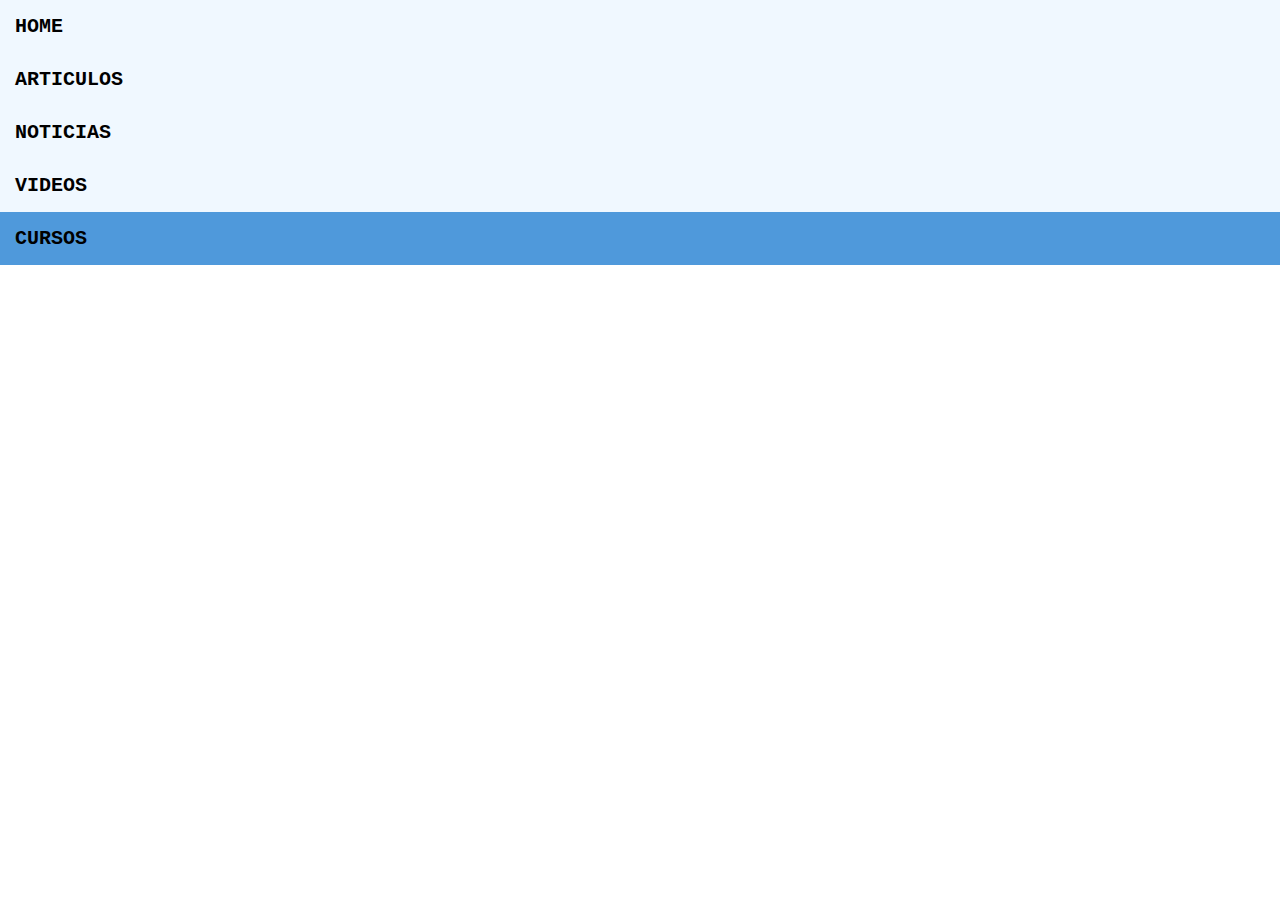
<file: 01-PROYECTO/index.html>
<!--
    CREAR ESTRUCTURA HTML Y AÑADIR ENCABEZADO
-->
<!DOCTYPE html>
<html lang="es">
  <head>
    <meta charset="UTF-8" />
    <meta name="viewport" content="width=device-width, initial-scale=1.0" />
    <link rel="stylesheet" href="/01-PROYECTO/estilos.css">
    <title>Document</title>
  </head>
  <body>
    <main>
      <nav class="navegacion">
        <ul class="menu">
            <li>HOME</li>
            <li>ARTICULOS</li>
            <li>NOTICIAS</li>
            <li>VIDEOS</li>
            <li>CURSOS</li>
        </ul>
      </nav>
    </main>
  </body>
</html>
</file>
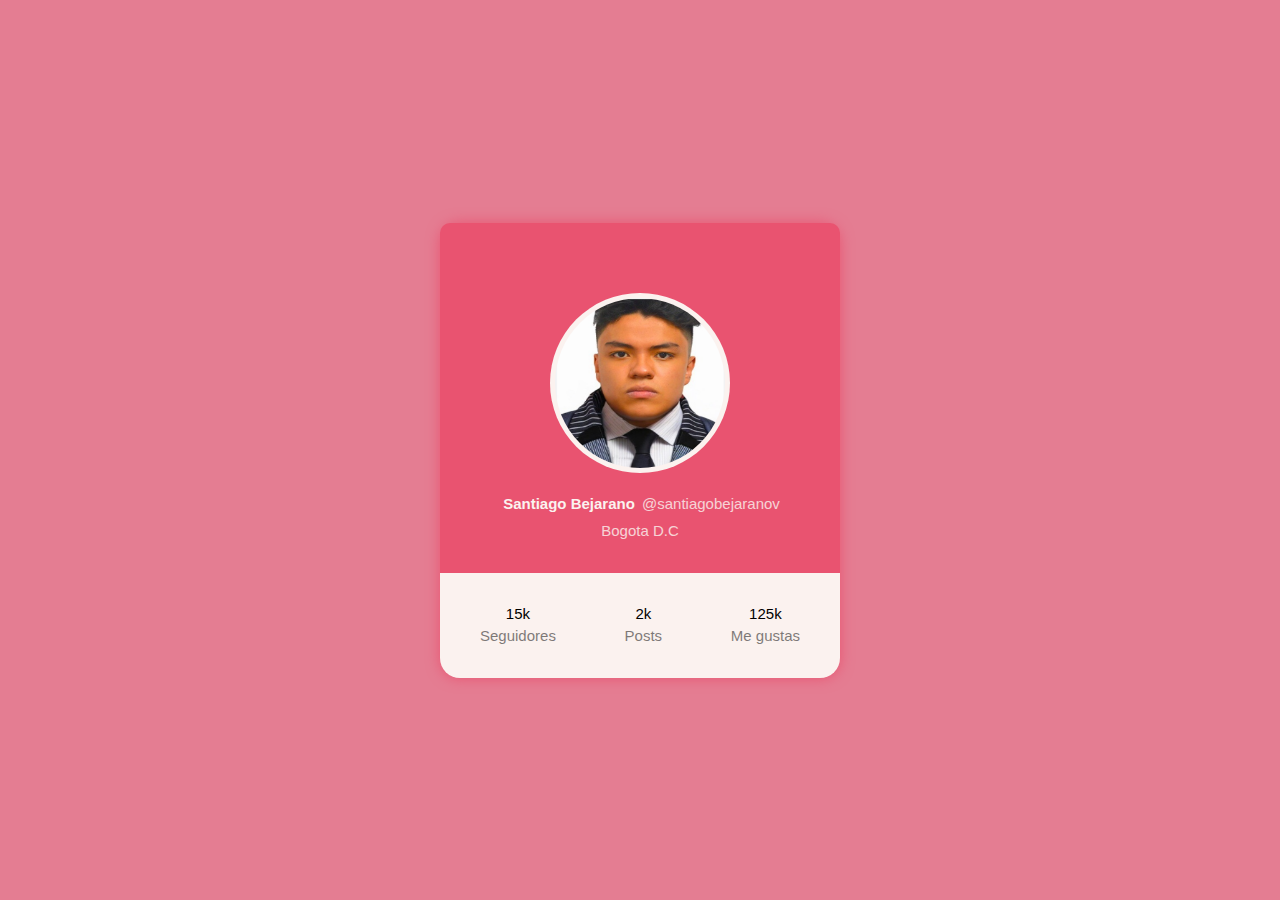
<file: 02-PROYECTO/index.html>
<!DOCTYPE html>
<html lang="es">
  <head>
    <meta charset="UTF-8" />
    <meta name="viewport" content="width=device-width, initial-scale=1.0" />
    <link rel="stylesheet" href="/02-PROYECTO/estilo.css" />
    <link rel="stylesheet" href="../Assets/reset.css" />
    <title>Proyecto 2</title>
  </head>
  <body>
    <div class="layout">
      <main class="layout__main">
        <div class="main__user">
          <figure class="user__container-img">
            <img
              src="/02-PROYECTO/assets/img/image.png"
              alt="Foto de perfil de Santiago Bejarano"
              class="user__img"
            />
          </figure>
          <div class="user__content">
            <span class="user__name">Santiago Bejarano</span>
            <span class="user__nick">@santiagobejaranov</span>
          </div>
          <p class="user__city">Bogota D.C</p>
        </div>
        <div class="main__follows">
          <div class="follows__follow">
            <p class="follow__number">15k</p>
            <p class="follow__subtitle">Seguidores</p>
          </div>
          
          <div class="follows__follow">
            <p class="follow__number">2k</p>
            <p class="follow__subtitle">Posts</p>
          </div>
          <div class="follows__follow">
            <p class="follow__number">125k</p>
            <p class="follow__subtitle">Me gustas</p>
          </div>
        </div>
      </main>
    </div>
  </body>
</html>
</file>
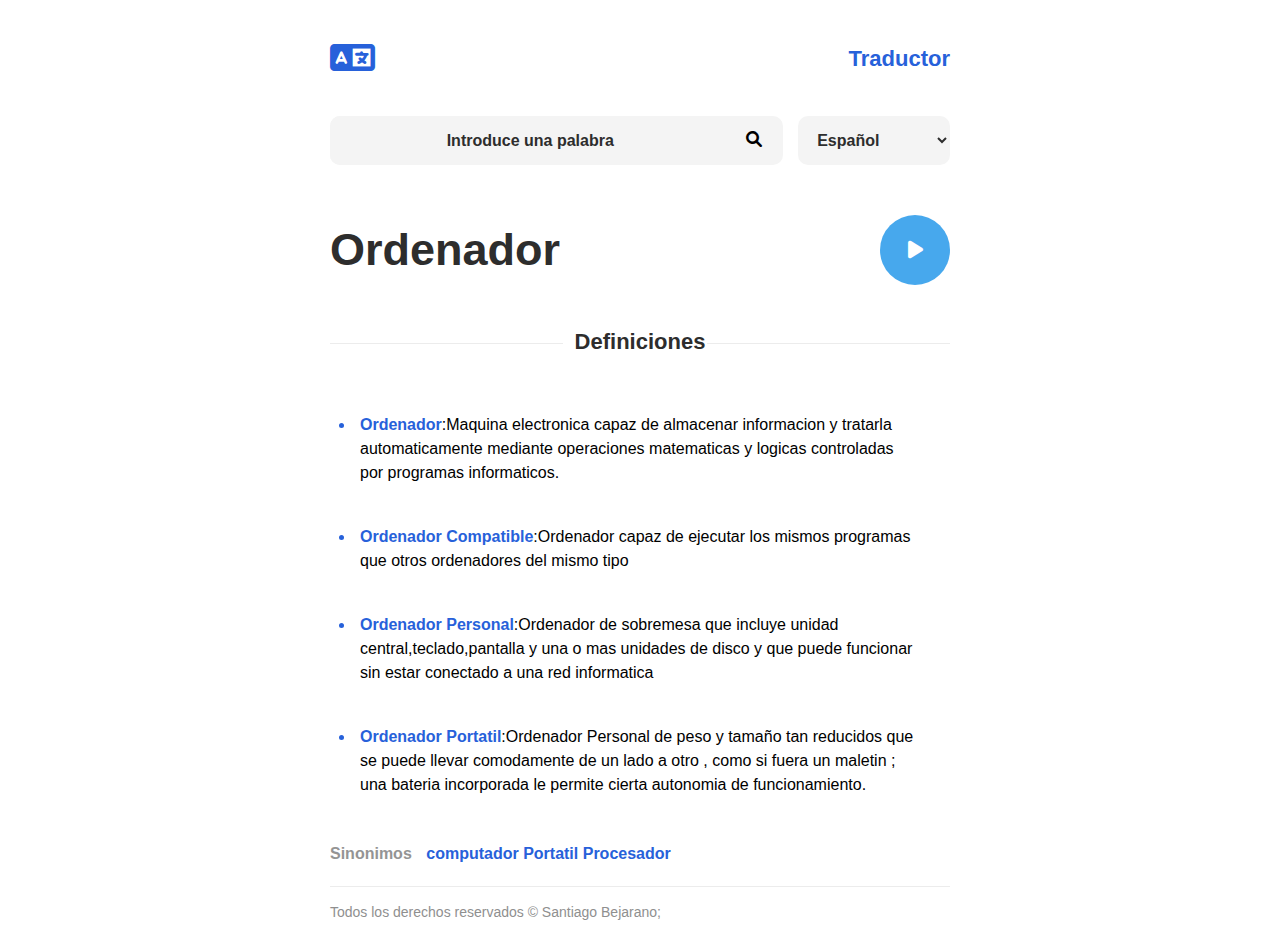
<file: 03-PROYECTO/index.html>
<!DOCTYPE html>
<html lang="en">
    <head>
    <meta charset="UTF-8" />
    <meta name="viewport" content="width=device-width, initial-scale=1.0" />
    <link rel="stylesheet" href="../Assets/reset.css" />
    <link rel="stylesheet" href="./estilo.css" />
    <link
        rel="stylesheet"
        href="../Assets/fontawesome-free-6.1.2-web/css/all.min.css"
    />
    <title>Document</title>
    </head>
    <body>
        <div class="layout">
            <header class="layout__header">
                <div class="header__top">
                    <i class="fa-solid fa-language header__top--icon"></i>
                    <h3 class="header__title">Traductor</h3>
                </div>
                <div class="header__bottom">
                    <form action="" class="header__search">
                        <div class="search__control">
                            <input
                                type="search"
                                name=""
                                class="search__input"
                                placeholder="Introduce una palabra"
                                id=""
                            />
                            <i class="fa-solid fa-magnifying-glass"></i>
                        </div>
                        <select name="lenguages" class="search__select" >
                            <option class="search__option" value="esp" selected>Español</option>
                            <option class="search__option" value="ing" >Ingles</option>
                            <option class="search__option" value="ger" >Aleman</option>
                            <option class="search__option" value="fr" >Frances</option>
                        </select>
                    </form>
                </div>
            </header>

            <main class="layout__word">
                <h1 class="word__title">Ordenador</h1>
                <a href="" class="word__btn">
                    <i class="fa-solid fa-play"></i>
                </a>

            </main>

            <section class="layout__definitions">
                <h3 class="definitions__title">
                    <span>Definiciones</span>
                </h3>
                <ul class="definitions__list">
                    <li class="list__item">
                        <p class="list__definition">
                            <b>Ordenador</b>:Maquina electronica capaz de almacenar informacion y tratarla automaticamente mediante
                            operaciones matematicas y logicas controladas por programas informaticos.
                        </p>
                    </li>
                    <li class="list__item">
                        <p class="list__definition">
                            <b>Ordenador Compatible</b>:Ordenador capaz de ejecutar los mismos programas que otros ordenadores del 
                            mismo tipo
                        </p>
                    </li>
                    <li class="list__item">
                        <p class="list__definition">
                            <b>Ordenador Personal</b>:Ordenador de sobremesa que incluye unidad central,teclado,pantalla y una o mas 
                            unidades de disco y que puede funcionar sin estar conectado a una red informatica
                        </p>
                    </li>
                    <li class="list__item">
                        <p class="list__definition">
                            <b>Ordenador Portatil</b>:Ordenador Personal de peso y tamaño tan reducidos que se puede llevar comodamente 
                            de un lado a otro , como si fuera un maletin ; una bateria incorporada le permite cierta autonomia de funcionamiento.
                        </p>
                    </li>
                </ul>

                <article class="definitions__syn">
                    <h4 class="syn__title">Sinonimos</h4>
                    <span class="syn__item">computador</span>
                    <span class="syn__item">Portatil</span>
                    <span class="syn__item">Procesador</span>
                </article>
            </section>

            <footer class="layout__footer">
                <p class="footer__text">
                    Todos los derechos reservados &copy Santiago Bejarano;
                </p>
            </footer>
        </div>
    </body>
</html>
</file>
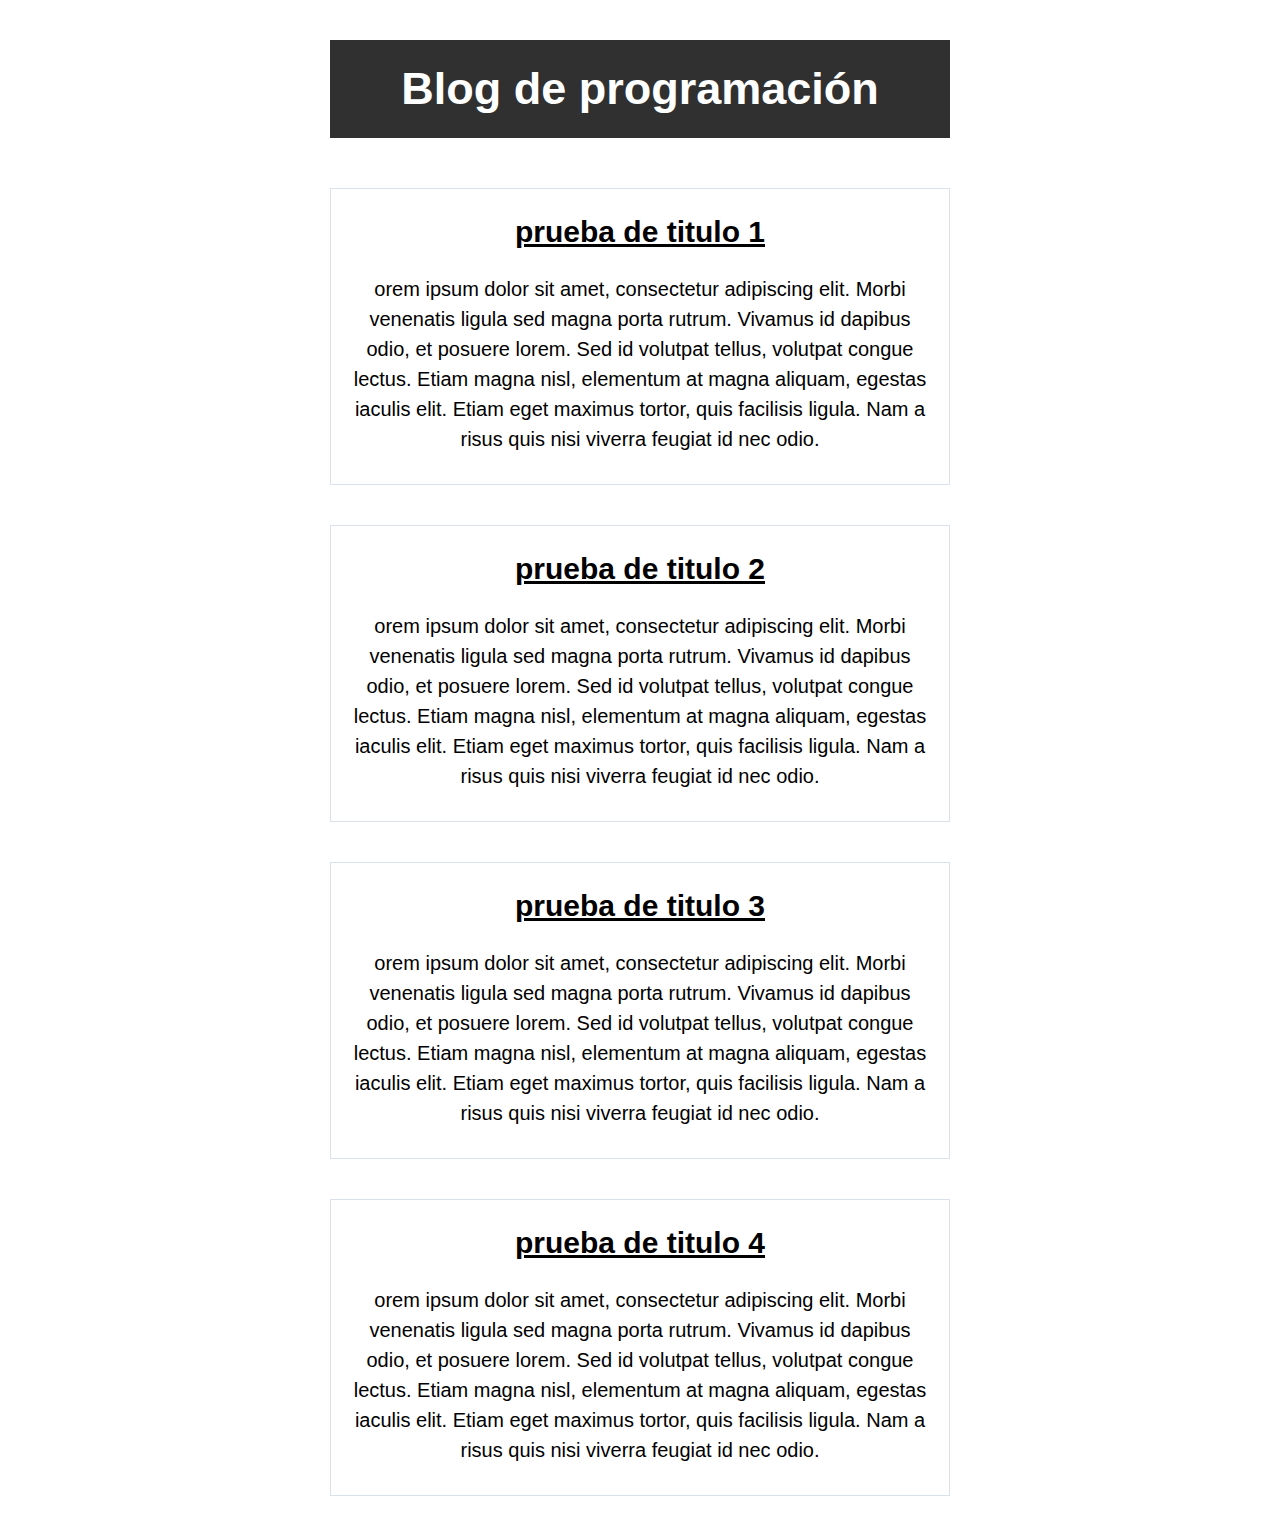
<file: 05-PROYECTO/index.html>
<!DOCTYPE html>
<html lang="en">
<head>
    <meta charset="UTF-8">
    <meta name="viewport" content="width=device-width, initial-scale=1.0">
    <link rel="stylesheet" href="estilos.css">
    <link rel="stylesheet" href="../Assets/reset.css">
    <title>Document</title>
</head>
<body>
    <div class="layout">
        <header class="layout__header">
            <h2 class="header__title">Blog de programación </h2>
        </header>

        <div class="layout__articles" id="posts">
        </div>
    </div>
    <script src="/05-PROYECTO/script.js"></script>
</body>
</html>
</file>
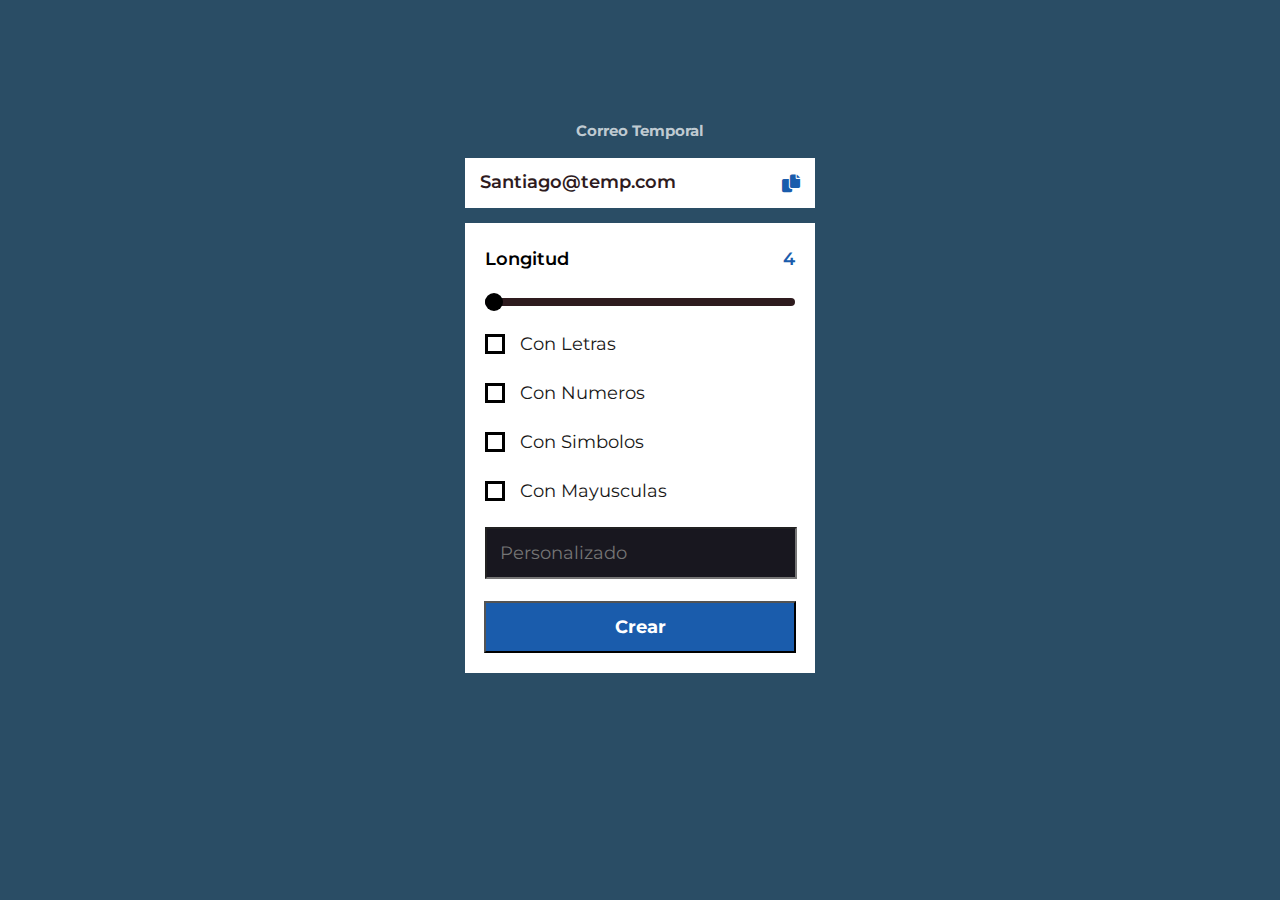
<file: 06-PROYECTO/index.html>
<!DOCTYPE html>
<html lang="es">
<head>
    <meta charset="UTF-8">
    <meta name="viewport" content="width=device-width, initial-scale=1.0">
    <link rel="stylesheet" href="/06-PROYECTO/estilos.css">
    <link rel="stylesheet" href="/Assets/reset.css">
    <link rel="stylesheet" href="../Assets/fontawesome-free-6.1.2-web/css/all.min.css"
    />
    <title>Document</title>
</head>
<body>
    <div class="layout">
        <main class="layout__main">
            <h2 class="main__title">Correo Temporal</h2>

            <div class="layout__create">
                <p class="create__email">Santiago@temp.com</p>
                <i class="fa-solid fa-copy create__icon"></i>
            </div>

            <form action="" class="main__form">
                <div class="form__slider">
                    <div class="slider__title">
                        <span class="slider__text">Longitud</span>
                        <span class="slider__number">4</span>
                    </div>
                    <input type="range" name="rango" class="slider__range" value="4" min="4" max="10">
                </div>

                <div class="form__control">
                    <input type="checkbox" name="letter" class="control__checkbox" id="letters">
                    <label for="letters" class="control__label">Con Letras</label>
                </div>
                <div class="form__control">
                    <input type="checkbox" name="numbers" class="control__checkbox" id="numbers">
                    <label for="numbers" class="control__label">Con Numeros</label>
                </div>
                <div class="form__control">
                    <input type="checkbox" name="sym" class="control__checkbox" id="sym">
                    <label for="sym" class="control__label">Con Simbolos</label>
                </div>
                <div class="form__control">
                    <input type="checkbox" name="mayus" class="control__checkbox" id="mayus">
                    <label for="mayus" class="control__label">Con Mayusculas</label>
                </div>
                
                <div class="form__control">
                    <input type="text" name="" id="" class="control__input" placeholder="Personalizado">
                </div>

                <input type="submit" value="Crear" class="form__submit">
            </form>
        </main>
    </div>
</body>
</html>
</file>
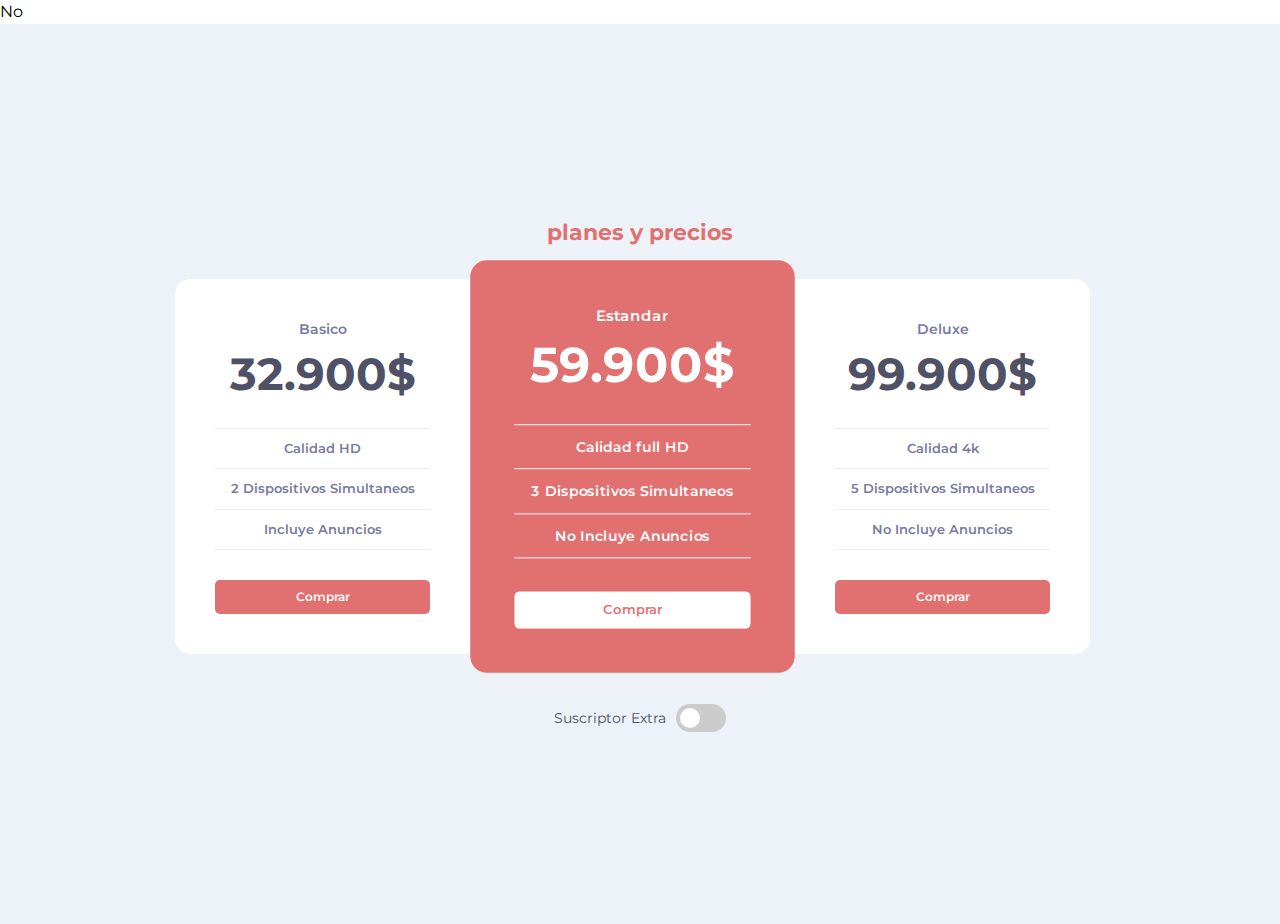
<file: 08-PROYECTO/index.html>
<!DOCTYPE html>
<html lang="es">
<head>
    <meta charset="UTF-8">
    <meta name="viewport" content="width=device-width, initial-scale=1.0">
    <link rel="stylesheet" href="/08-PROYECTO/estilos.css">
    <link rel="stylesheet" href="/Assets/reset.css">
    <link rel="stylesheet" href="/Assets/fontawesome-free-6.1.2-web/css/all.min.css">
    <title>Document</title>
</head>No 
<body>
    <div class="layout">
        <main class="layout__main">
            <h1 class="main__title">planes y precios</h1>
            <section class="main__prices">
                <article class="prices__price">
                    <h2 class="price__subtitle">Basico</h2>
                    <h2 class="price__number">32.900$</h2>

                    <p class="price__detail">Calidad HD</p>
                    <p class="price__detail">2 Dispositivos Simultaneos</p>
                    <p class="price__detail">Incluye Anuncios</p>

                    <a href="" class="price__btn">Comprar</a>
                </article>
                
                <article class="prices__price prices__price--zoom">
                    <h2 class="price__subtitle">Estandar</h2>
                    <h2 class="price__number">59.900$</h2>
                    
                    <p class="price__detail">Calidad full HD</p>
                    <p class="price__detail">3 Dispositivos Simultaneos</p>
                    <p class="price__detail">No Incluye Anuncios</p>
                    
                    <a href="" class="price__btn">Comprar</a>
                    
                </article>
                <article class="prices__price">
                    <h2 class="price__subtitle">Deluxe</h2>
                    <h2 class="price__number">99.900$</h2>

                    <p class="price__detail">Calidad 4k</p>
                    <p class="price__detail">5 Dispositivos Simultaneos</p>
                    <p class="price__detail">No Incluye Anuncios</p>

                    <a href="" class="price__btn">Comprar</a>
                </article>

            </form>
        </section>
        <form action="" class="main__toggle">
            <span class="toggle__label">Suscriptor Extra</span>

            <label for="checkbox" class="toggle__switch">
                <input type="checkbox" name="" class="toggle__checkbox" id="checkbox">
                <div class="toggle__slider"></div>
            </label>
        </main>
    </div>
</body>
</html>
</file>
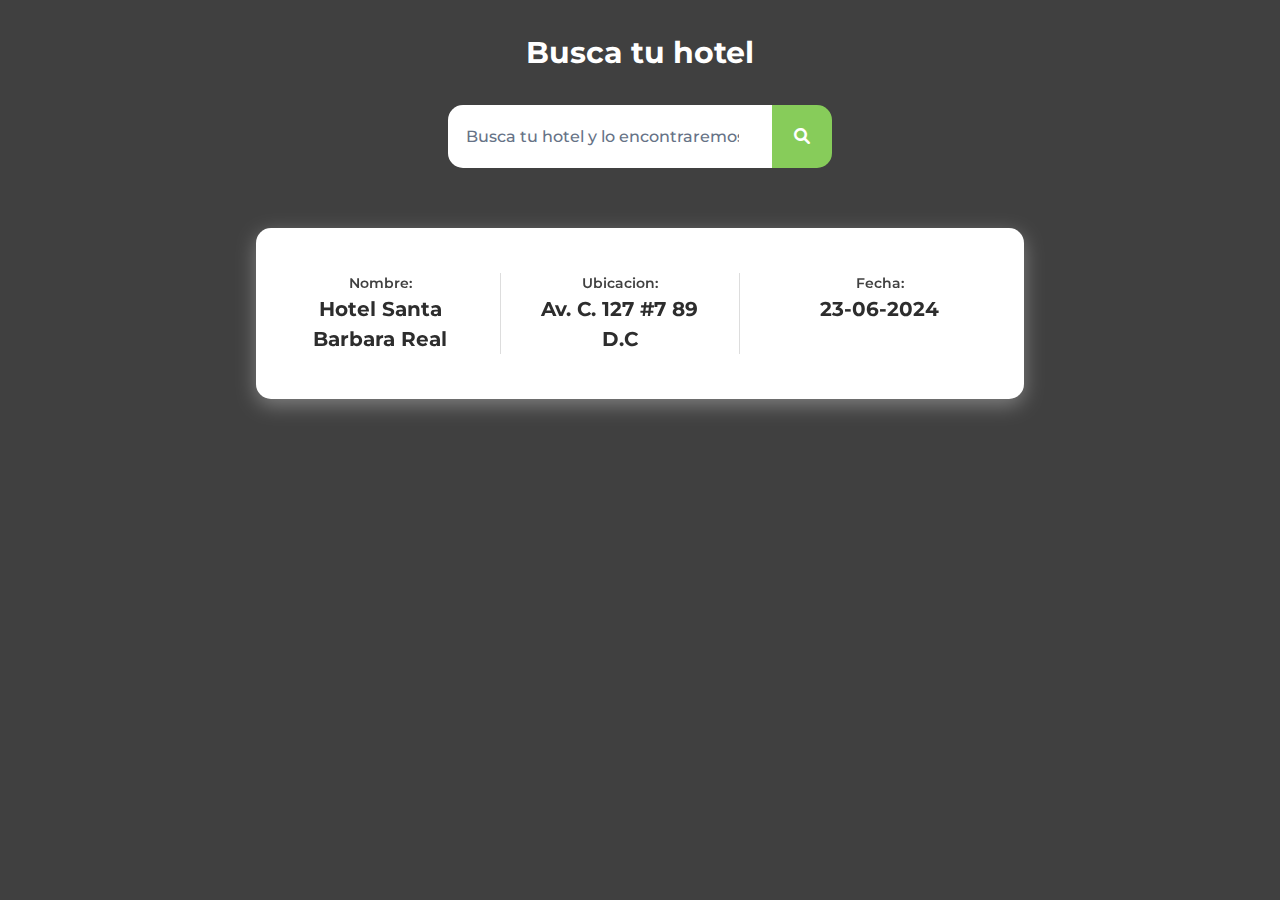
<file: 10-PROYECTO/index.html>
<!DOCTYPE html>
<html lang="es">
<head>
    <meta charset="UTF-8">
    <meta name="viewport" content="width=device-width, initial-scale=1.0">
    <link rel="stylesheet" href="/Assets/reset.css">
    <link rel="stylesheet" href="/10-PROYECTO/estilos.css">
    <link rel="stylesheet" href="/Assets/fontawesome-free-6.1.2-web/css/all.min.css">
    
    <title>Document</title>
</head>
<body>
    <div class="layout">
        <h2 class="layout__title">Busca tu hotel</h2>
        <form action="" class="layout__search">
            <input type="search" name="" class="search__input" placeholder="Busca tu hotel y lo encontraremos">
            
            <button class="search__btn">
                <i class="fa-solid fa-magnifying-glass"></i>
            </button>
        </form>
            
            <section class="layout__results">
                <article class="results__result">
                    <p class="result__subtitle">Nombre: </p>
                    <h3 class="result__title">Hotel Santa Barbara Real</h3>
                </article>
                <article class="results__result">
                    <p class="result__subtitle">Ubicacion: </p>
                    <h3 class="result__title">Av. C. 127 #7 89 D.C</h3>
                </article>
                <article class="results__result">
                    <p class="result__subtitle">Fecha: </p>
                    <h3 class="result__title">23-06-2024 </h3>
                </article>
            </section>
            <section class="layout__map">
                <iframe class="map__frame"
                src="https://www.google.com/maps/embed?pb=!1m18!1m12!1m3!1d63622.24079008539!2d-74.07095378268043!3d4.702112329105204!2m3!1f0!2f0!3f0!3m2!1i1024!2i768!4f13.1!3m3!1m2!1s0x8e3f90009c6a25f1%3A0xee4cf75ef9b2e270!2sHotel%20Santa%20Barbara%20Real!5e0!3m2!1ses-419!2sco!4v1719200309873!5m2!1ses-419!2sco"
                width="600" 
                height="450" 
                style="border:0;" 
                allowfullscreen="" 
                loading="lazy" 
                referrerpolicy="no-referrer-when-downgrade"></iframe>
            </section>
    </div>
</body>
</html>
</file>
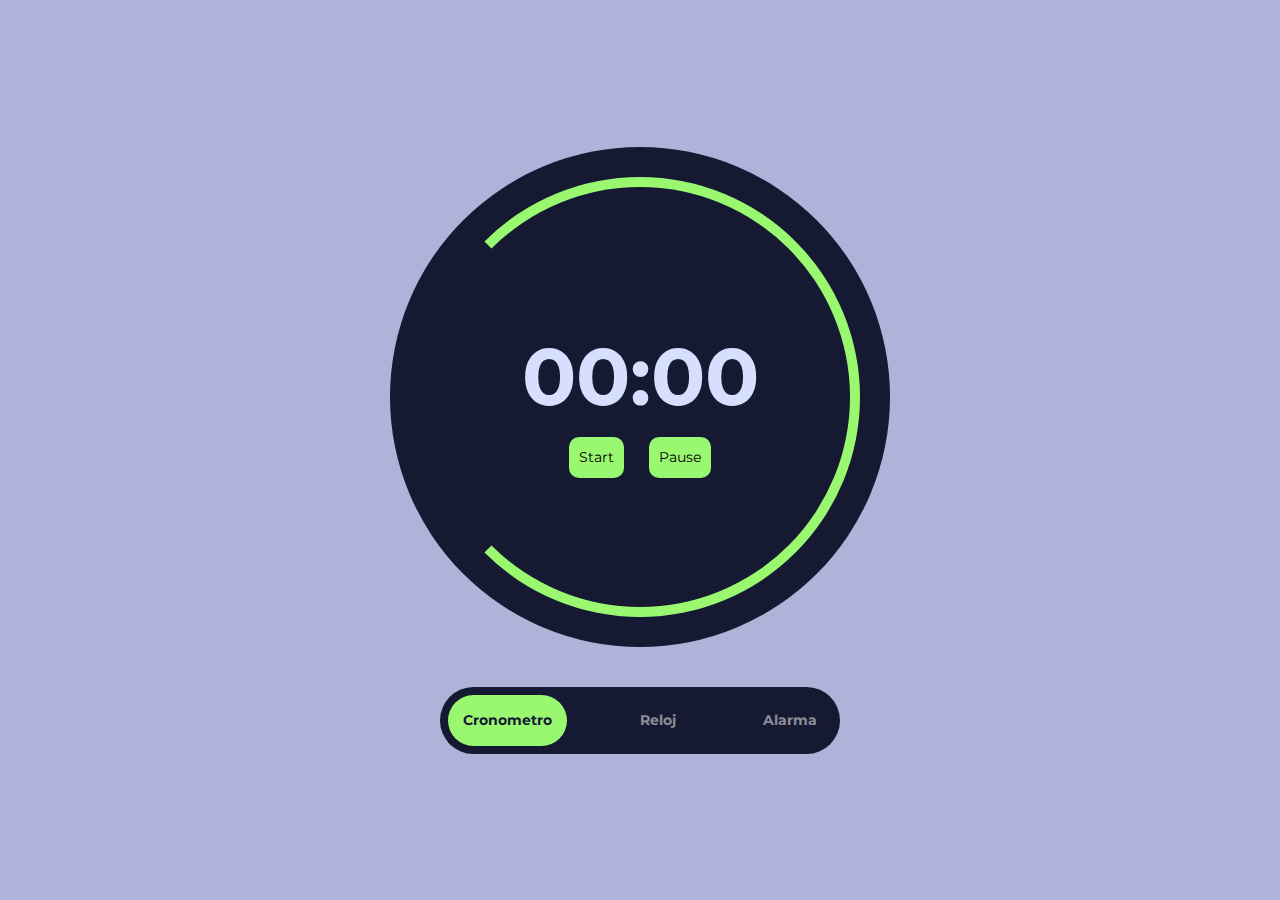
<file: 14-PROYECTO/index.html>
<!DOCTYPE html>
<html lang="es">
<head>
    <meta charset="UTF-8">
    <meta name="viewport" content="width=device-width, initial-scale=1.0">
    <link rel="stylesheet" href="/Assets/reset.css">
    <link rel="stylesheet" href="/14-PROYECTO/estilos.css">
    <link rel="stylesheet" href="/Assets/fontawesome-free-6.1.2-web/css/all.min.css">
    <title>Document</title>
</head>
<body>
    <div class="layout">
        <main class="layout__main">
            <!--Cronometro-->
            <section class="main__container">
                <div class="main__crono">
                    <time class="crono__time">00:00</time>

                    <div class="crono__btns">
                        <span class="crono__start">Start</span>
                        <span class="crono__pause">Pause</span>
                    </div>
                </div>
            </section>

            <!--Navegacion-->
            <nav class="main__nav">
                <span class="nav__item">Cronometro</span>
                <span class="nav__item">Reloj</span>
                <span class="nav__item">Alarma</span>
            </nav>
        </main>
    </div>
</body>
</html>
</file>
<file: 01-PROYECTO/estilos.css>
* {
  margin: 0;
  padding: 0;
  text-decoration: none;
  list-style: none;
  font-size: 10px;
}

.navegacion {
  transform: translateY(-99%);
  animation-name: mostrar;
  animation-duration: 3000ms;
  animation-iteration-count: infinite;
  transition: 1000ms;
  cursor: pointer;
}
.navegacion:hover{
  transform: translateY(0%);
}
.menu li {
  font-family: "Courier New", Courier, monospace;
  font-size: 2rem;
  font-weight: bold;
  padding: 1.5rem;
  transition: 300ms;
  background-color: rgb(240, 248, 255);
}
.menu li:hover{
  background-color: rgb(79, 153, 219);
}
</file>
<file: 02-PROYECTO/estilo.css>
/*DEFINICION DE LAS VARIABLES*/
:root {
  --color-principal: #e47d92;
  --color-secundario: #e95370;
  --color-stats: #fff;

  --color-letra: #fbf2ef;
  --color-letraSecundaria: #000;
}

* {
  padding: 0;
  margin: 0;
  list-style: none;
  text-decoration: none;
  box-sizing: border-box;
}
html {
  font-size: 10px;
}
body {
  font-family: "poppins", Arial, Helvetica, sans-serif;
  font-size: 1.5rem;
  color: var(--color-letra);
}
.layout {
  width: 100%;
  min-height: 100%;
  position: absolute;

  display: flex;
  justify-content: center;
  align-items: center;

  background-color: var(--color-principal);
}

.layout__main {
  min-width: 40rem;
  border-radius: 2rem;
  background-color: var(--color-letra);
  box-shadow: 0 0 14px var(--color-secundario);
}

.main__user {
  width: 100%;
  display: flex;
  flex-direction: column;
  align-items: center;
  padding-bottom: 3rem;
  background-color: var(--color-secundario);
  border-radius: 1rem 1rem 0 0;
}

.user__container-img {
  width: 18rem;
  height: 18rem;
  background-color: var(--color-letra);
  padding: 0.5rem;
  margin-top: 7rem;
  margin-bottom: 2rem;
  border-radius: 13rem;
}
.user__img {
  border-radius: 13rem;
  width: 100%;
  height: 100%;
}

.user__content {
  text-align: center;
  margin-bottom: 0.5rem;
}

.user__name {
  color: var(--color-letra);
  font-weight: 600;
  margin: 0.3rem;
  cursor: pointer;
}

.user__nick,
.user__city {
  color: var(--color-letra);
  font-weight: 500;
  opacity: 0.8;
}

.main__follows {
  color: #000;
  display: flex;
  flex-direction: row;
  justify-content: space-between;
  text-align: center;
  gap: 1.5rem;
  margin: 3rem 0;
  padding: 0 4rem;
}

.follow__subtitle {
  opacity: 0.5;
}
</file>
<file: 03-PROYECTO/estilo.css>
html{
    font-size: 10px;
}
body{
    font-family: sans-serif;
    font-size: 1.6rem;
}
.layout{
    max-width: 62rem;
    margin: 0 auto;
    margin-top: 4rem;
}
.layout__header{
    max-width: 100%;
    display: flex;
    flex-direction: column;
    gap: 4rem;
    margin-bottom: 5rem;
}

.header__top{
    display: flex;
    flex-direction: row;
    align-items: center;
    justify-content: space-between;
}
.header__top > .fa-solid{
    font-size: 3.6rem;
    color: #2761da;
    
}

.header__title{
    font-size: 2.2rem;
    color: #2761da;
}
.header__bottom{
    width: 100%;

}
.header__search{
    width: 100%;
    display: flex;
    flex-direction: row;
    gap: 1.5rem;
}
.search__control{
    flex-basis: 75%;
    border-radius: 1rem;
    display: flex;
    flex-direction: row;
    background-color: #f4f4f4;
}

.search__input{
    width: calc(95% - 1.5rem);
    background-color: #f4f4f4;
    padding: 1.3rem;
    border-radius: 1rem;
    border: none;
    outline: none;
    font-weight: bold;
    color:#34312d;
    text-align: center;
}
.search__control .fa-solid{
    margin-top:1.5rem;
    margin-right: 0.5rem;
    width: 5%;
    cursor: pointer;
    transition: all 300ms linear;
}
.search__control .fa-solid:hover{
    color: #2761da;
}
.search__input::placeholder{
    color: #2d2d2d;
    text-align: center;
}
.search__select{
    width: 25%;
    background-color: #f4f4f4;
    padding: 1.5rem;
    border-radius: 1rem;
    border: none;
    outline: none;
    font-weight: bold;
    color: #2d2d2d;
}

.layout__word{
    display: flex;
    flex-direction: row;
    justify-content: space-between;
    align-items: center;
    margin-bottom: 4rem;
}
.word__title{
    color: #2d2d2d;
    font-weight: 900;
    font-size: 4.5rem;
}
.word__btn{
    background-color: #47a8ed;
    width: 7rem;
    height: 7rem;
    border-radius: 100px;
    text-decoration: none;
    transition: all 300ms ease-in-out;
    display: flex;
    justify-content: center;
    align-items: center;
}
.word__btn .fa-solid{
    color: white;
    font-size: 2rem;

}
.word__btn:hover{
    background-color: #168fe6;
}

.definitions__title{
    overflow: hidden;
    text-align: center;
    font-size: 2.2rem;
    margin-bottom: 1rem;
    color: #2d2d2d;
}
.definitions__title::before,
.definitions__title::after{
    content: "";
    background-color: #ececec;
    display: inline-block;
    height: 1px;
    position: relative;
    vertical-align: middle;
    width: 50%;
}

.definitions__title::before{
    right: 0.5rem;
    margin-left: -50%;
}
.definitions__title::after{
    right: 0.5rem;
    margin-right: -50%;
}
.definitions__list{
    width: 100%;
    padding: 2.5rem;
    list-style: disc;
}
.list__item{
    padding: 2rem 0.5rem;


}
.list__item::marker{
    color: #2761da;
}
.list__item b{
    color: #2761da; 
}

.definitions__syn{
    margin-bottom: 2rem;
}

.syn__title{
    color: #949494;
    font-weight: bold;
    margin-right: 1rem;
    display: inline-block;
}
.syn__item{
    display: inline-block;
    color:#2761da;
    font-weight: bold;
}

.layout__footer{
    width: 100%;
    border-top: 1px solid #ececec;
    padding: 1.5rem 0 ;
}

.footer__text{
    font-size: 1.4rem;
    color: #8f8f8f;
}
</file>
<file: 05-PROYECTO/estilos.css>
html{
    font-size: 10px;
}

body{
    font-family: sans-serif;
    font-size: 1.6rem;
}
.layout{
    max-width: 62rem;
    margin: 0 auto;
    margin-top: 4rem;
}
.layout__header{
    max-width: 100%;
    display: flex;
    font-size: 3rem;
    padding: 1.5rem 0;
    background-color: #303030;
    color: #fff;
    text-align: center;
    flex-direction: column;
    margin-bottom: 5rem;
}
.layout__articles{
    text-align: center;
}
.articles__article{
    border: 1px solid #dbe1e9;
    margin-bottom :4rem;
}

.article__title{
    font-size: 3rem;
    margin-top:2rem;
    text-decoration: underline;
}

.article__content{
    font-size: 2rem;
    margin-top: 2rem;
    margin-left: 1.5rem;
    margin-right: 1.5rem;
    margin-bottom: 3rem;
    text-align: justify-all;
}
</file>
<file: 06-PROYECTO/estilos.css>
@import url('https://fonts.googleapis.com/css2?family=Montserrat:ital,wght@0,100..900;1,100..900&display=swap');
:root{
    --color-principal:#2A4D65;
    --color-titulos:#BFCAD1;
    --color-cajas:#FFFFFF;
}

html{
    font-size: 10px;
    font-family: "Montserrat", sans-serif;
    background: var(--color-principal);
}
body{
    font-size: 1.8rem;
}

.layout{
    width: 100%;
    height: 50vw;
}

.layout__main{
    display: flex;
    flex-direction: column;
    justify-content: center;
    margin: 0 auto;
    align-items: center;
    padding-top: 12rem;
}

.main__title{
    color: var(--color-titulos);
    font-size: 1.5rem;
    margin-bottom: 1.5rem;
}
.layout__create{
    background-color:var(--color-cajas);
    display: flex;
    width: 35rem;
    height: 5rem;
    text-align: center;
    align-items: center;
    justify-content: space-between;
    padding: 1.5rem;
    margin-bottom: 1.5rem;
}
.create__email{
    font-weight: 600;
    color: #2E1B1E;
}
.create__icon{
    color:#1A5CAC;
    cursor: pointer;
}
.main__form{
    background-color:var(--color-cajas);
    width: 35rem;
}
.form__slider{
    padding: 1rem;
    padding-top: 1.3rem;
    padding-left: 2rem;
}
.slider__title{
    display: flex;
    justify-content: space-between;
    font-weight: 600;
    padding: 10px 10px 10px 0;
}

.slider__number{
    color: #1A5CAC;
}
.slider__range{
    -webkit-appearance: none;
    -moz-appearance: none;
    appearance: none;
    background-color:#2E1B1E;
    height: 0.8rem;
    width: 97%;
    margin-bottom: 1.5rem;
    margin-top: 1.5rem;
    border-radius: 20px;
}
.slider__range::-webkit-slider-thumb{
    -webkit-appearance: none;
    -moz-appearance: none;
    appearance: none;

    width: 1.8rem;
    height: 1.8rem;
    background-color: black;
    cursor: pointer;
    border-radius:100% ;
}
.form__control{
    padding-left: 2rem;
    display: flex;
    padding-bottom: 2.2rem;
    text-align: center;
    align-items: center;
    color: white;
}

.control__checkbox{
    margin-right: 1.5rem;
    appearance: none;
    cursor: pointer;
    background-color: #fff;
    width: 2rem;
    height: 2rem;
    appearance: none;
    border: 0.3rem solid #000000;
}

.control__label{
    color: #181818;
    font-weight: 400;
}

.control__input{
    background: #18171F;
    width: 31.2rem;
    padding: 1.3rem;

}

.form__submit{
    display: flex;
    background: #1A5CAC;
    width: 31.2rem;
    padding: 1.3rem;
    font-weight:bold;
    color: white;
    justify-content: center;
    align-items: center;
    text-align: center;
    margin: 0 auto;
    margin-bottom: 2rem;
}
</file>
<file: 08-PROYECTO/estilos.css>
@import url('https://fonts.googleapis.com/css2?family=Montserrat:ital,wght@0,100..900;1,100..900&display=swap');

:root{
    --color-principal:#e17171;
}
html{
    font-size: 10px;
}

body{
    font-family: "Montserrat", sans-serif;
    font-size: 1.6rem;

}

.layout{
    width: 100%;
    height: 100%;
    background-color: #ECF2F7;
    position: absolute;
    display: flex;
    justify-content: center;
    align-items: center;
}
.layout__main{
    min-width: 93rem;
}
.main__title{
    font-size: 2.2rem;
    color:var(--color-principal) ;
    text-align: center;
    margin-bottom: 3rem;
}
.main__prices{
    display: flex;
    flex-direction: row;
    width: 100%;
}

.prices__price{
    flex-basis: 33%;
    background-color: white;
    padding: 4rem;
    text-align: center;
    margin-right: 1.5rem;
    border-radius: 1.5rem 0 0 1.5rem;
}
.prices__price:last-child{
    border-radius:  0 1.5rem 1.5rem 0;
}
.prices__price--zoom{
    transform: scale(1.1);
    background-color: var(--color-principal);
    border-radius: 1.5rem;
}

.prices__price--zoom .price__subtitle,
.prices__price--zoom .price__number,
.prices__price--zoom .price__detail{
    color: white;
}
.prices__price--zoom .price__btn{
    color: var(--color-principal);
    background-color: white;
    border: 1px solid transparent;
    transition: all 300ms linear;
}
.prices__price--zoom .price__btn:hover{
    color: white;
    background-color: #d7868696;
    border: 2px solid #da9393;
}

.price__subtitle{
    font-size: 1.4rem;
    font-weight: 600;
    color: #777aa2;

}

.price__number{
    color: #4f5166;
    font-size: 4.5rem;
    margin-bottom: 2rem;
}

.price__detail {
    font-size: 1.3rem;
    font-weight: 600;
    color: #777aa2;
    padding: 1rem ;
    border-top: 1px solid #ededed;
    border-bottom: 1px solid #ededed;
}
.price__detail:nth-child(4){
    border:none;
}
.price__btn{
    width: 100%;
    margin-top: 3rem;
    border: none;
    outline: none;
    cursor: pointer;
    background-color: var(--color-principal);
    color: white;
    font-size: 1.2rem;
    font-weight: 600;
    padding:0.7rem;
    border-radius: 0.5rem;
    border: 1px solid transparent;
    transition: all 300ms ease-in-out;
}
.price__btn:hover{
    border: 1px solid #da9393;
    background-color: transparent;
    color: #e17171;
}
.main__toggle{
    display: flex;
    justify-content: center;
    align-items: center;
    gap: 1rem;
    margin-top: 5rem;
}
.toggle__label{
    font-weight: 600rem;
    font-size: 1.4rem;
    color: #4f5166;
}
.toggle__switch{
    display: inline-block;
    height: 2.8rem;
    width: 5rem;
    position: relative;
}
.toggle__checkbox{
    display: none;

}
.toggle__slider{
    position: absolute;
    bottom: 0;
    left: 0;
    top: 0;
    right: 0;
    background-color: #ccc;
    cursor: pointer;
    transition: all 300ms ease;
    border-radius: 3.4rem;
    
}
.toggle__slider::before{
    content: "";
    width: 2rem;
    height: 2rem;
    position: absolute;
    background-color: white;
    transition: all 300ms ease;
    top: 0.4rem;
    left: 0.4rem;
    border-radius: 10rem;
}
.toggle__checkbox:checked +.toggle__slider{
    background-color: #e17171;
}
.toggle__checkbox:checked +.toggle__slider::before{
    transform: translateX(22px);
}
</file>
<file: 10-PROYECTO/estilos.css>
@import url('https://fonts.googleapis.com/css2?family=Montserrat:ital,wght@0,100..900;1,100..900&display=swap');

:root{
    --color-principal:#404040;
    --color-secundario:#87CC5A;

    --color-font:#667286;
}

html{
    font-size: 10px;
}
body{
    font-family: "Montserrat",Arial, Helvetica, sans-serif;
    font-size: 1.6rem;
    width: 100%;
    height: 100%;
    background-color: var(--color-principal);
}
.layout{
    width: 100%;
    display: flex;
    flex-direction: column;
    align-items: center;
}

.layout__title{
    font-size: 3rem;
    text-align: center;
    color: white;
    margin: 3rem 0;
}

.layout__search{
    width: 30%;
    display: flex;
    flex-direction: row;
    justify-content: center;
}

.search__input{
    width: 100%;
    padding: 1.8rem;
    border-radius: 1.5rem 0 0 1.5rem;
    border: none;
    outline: none;
    font-weight: 500;
    color: var(--color-font);
}
.search__input::placeholder{
    font-weight: 500;
    color: var(--color-font);
}
.search__btn{
    padding:2.2rem;
    border-radius: 0 1.5rem  1.5rem 0;
    border: none;
    outline: none;
    background-color: var(--color-secundario);
    cursor: pointer;
    color: white;
}

.layout__results{
    width: 60%;
    padding: 4.5rem;
    border-radius: 1.5rem;
    background-color: white;
    gap: 4rem;
    margin-top: 6rem;

    display: flex;
    justify-content: center;
    text-align: center;
    position: relative;
    box-shadow: 0 0.6rem  2rem gray;
}

.results__result{
    flex-basis: 30%;
    border-right: 1px solid #ddd;
    padding-right: 4rem;
}
.results__result:last-child{
    border: none;
    padding-right: 0;
}
.result__subtitle{
    font-size: 1.4rem;
    font-weight: 600;
    color: var(--color-principal);
}
.result__title{
    color: #2d2d2d;
    font-size: 2rem;
}
.layout__map{
    width: 100%;
}
.map__frame{
    width: 100%;
    height: 55rem;
    outline: none;
    border: none;
    margin-top: -5rem;
}
</file>
<file: 14-PROYECTO/estilos.css>
@import url('https://fonts.googleapis.com/css2?family=Montserrat:ital,wght@0,100..900;1,100..900&display=swap');

html{
    font-size: 10px;
}

body{
    font-family: "Montserrat";
    font-size: 1.6rem;
}
.layout{
    width: 100%;
    min-height: 100%;
    position: absolute;
    display: flex;
    justify-content: center;
    align-items: center;
    background-color: #b0b3d9;
}

.layout__main{
    min-width: 50rem;
    display: flex;
    flex-direction: column;
    align-items: center;
}
.main__container{
    background-color: #151932;
    width: 50rem;
    height: 50rem;
    border-radius: 100%;
    padding: 3rem;
}
.main__crono{
    display: flex;
    flex-direction: column;
    align-items: center;
    text-align: center;
    color: #d6dffe;
    border: 10px solid #99f870;
    width: 100%;
    height: 100%;
    border-radius: 100%;
    border-left-color:transparent ;
}
.crono__time{
    margin-top: 13rem;
    font-size: 8rem;
    font-weight: 700;
    color: #d6dffe;
}
.crono__btns{
    display: flex;
    flex-direction: row;
    gap: 2.5rem;
}

.crono__pause,
.crono__start{
    font-size: 1.4rem;
    color: black;
    padding: 1rem;
    background-color: #99f870;
    cursor: pointer;
    border-radius: 1rem;
    transition: all 300ms;
}
.crono__pause:hover,
.crono__start:hover{
    background-color: #b0b3d9;
}

.main__nav{
    display: flex;
    flex-direction: row;
    justify-content: space-between;
    width: 80%;
    padding: 0.8rem;
    border-radius: 5rem;
    background-color: #151932;
    margin-top: 4rem;
}

.nav__item{
    color: white;
    opacity: 0.5;
    font-weight: 700;
    font-size: 1.4rem;
    padding: 1.5rem;
    cursor: pointer;
}
.nav__item:first-child{
    opacity: 1;
    border-radius: 5rem;
    color: #151932;
    background-color: #99f870;
}
</file>
